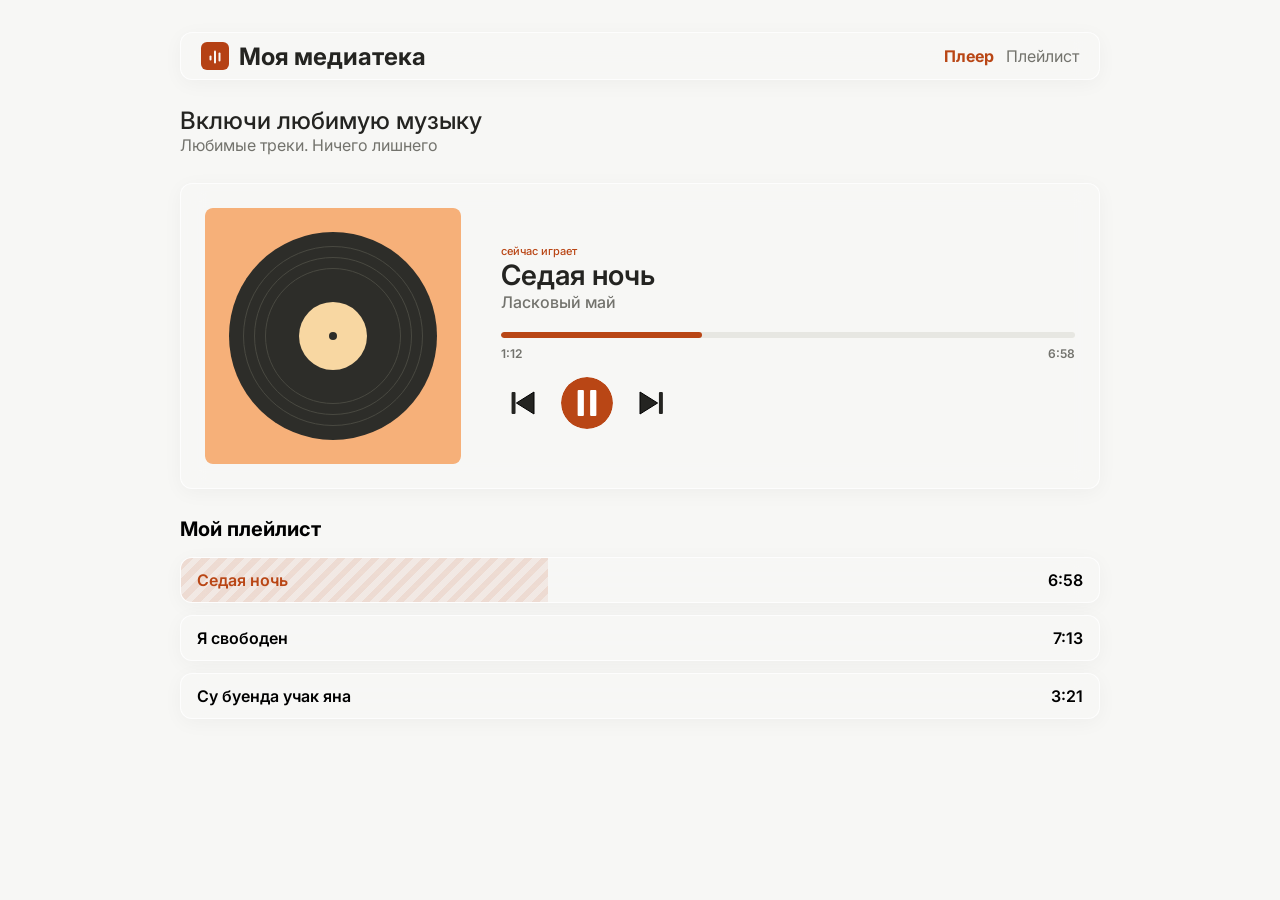
<file: index.html>
<!DOCTYPE html>
<html lang="ru">

<head>
    <meta charset="UTF-8">
    <meta name="viewport" content="width=device-width, initial-scale=1.0">
    <title>Lab 5</title>


    <link rel="preconnect" href="https://fonts.googleapis.com">
    <link rel="preconnect" href="https://fonts.gstatic.com" crossorigin>
    <link href="https://fonts.googleapis.com/css2?family=Inter:wght@400;500;600;700&display=swap" rel="stylesheet">



    <link rel="stylesheet" href="styles.css">
</head>

<body>
    <div class="player-app">


        <!-- Блок для плейлиста -->
        <header>
            <div class="header__left">
                <img src="sidebar_icon.svg" alt="нет картинки" class="header__icon">

                <h2 class="header__title">Моя медиатека</h2>

            </div>

            <nav class="header__nav">

                <ul class="header__list">
                    <li class="header__item header__item--active">
                        Плеер
                    </li>
                    <li class="header__item">
                         <a href="playlist.html" class="header__link">Плейлист</a>
                    </li>

                </ul>
            </nav>

        </header>

        <!-- Блок для центральной части -->

        <main class="main-content">
            <section class="main-content__header">
                <h1 class="main-content__header__title">Включи любимую музыку</h1>
                <p class="main-content__header__paragr">Любимые треки. Ничего лишнего</p>
            </section>
            <section class="current-track">
                <img src="cover.svg" alt="тут могла быть ваше реклама" class="current-track__cover">

                <div class="current-track__meta">
                    <p class="current-track__paragh">сейчас играет</p>
                    <h1 class="current-track__title">Седая ночь</h1>
                    <p class="current-track__artist">Ласковый май</p>
                    <!-- прогресс бар -->
                    <div class="progress">
                        <div class="progress__bar">
                            <div class="progress__fill" style="width: 35%;"></div>
                        </div>
                        <div class="progress__times">
                            <span class="progress__current">1:12</span>
                            <span class="progress__total">6:58</span>
                        </div>
                    </div>
                    <!-- назад - пауза - вперёд -->
                    <div class="pause">
                        <img src="return_btn.svg" alt="">
                        <img src="pause_btn.svg" alt="кнопка паузы">
                        <img src="alga_btn.svg" alt="">
                    </div>
                </div>

            </section>
            <section class="playlist">
                <h2 class="playlist__title">Мой плейлист</h2>

                <ul class="playlist__list">

                    <li class="playlist__item playlist-item--active" style="--progress: 40%;">
                        <span class="playlist__track-name">Седая ночь</span>
                        <span class="playlist__duration">6:58</span>
                    </li>

                    <li class="playlist__item">
                        <span class="playlist__track-name">Я свободен</span>
                        <span class="playlist__duration">7:13</span>
                    </li>

                    <li class="playlist__item">
                        <span class="playlist__track-name">Су буенда учак яна</span>
                        <span class="playlist__duration">3:21</span>
                    </li>

                </ul>
            </section>

        </main>

    </div>
</body>

</html>
</file>
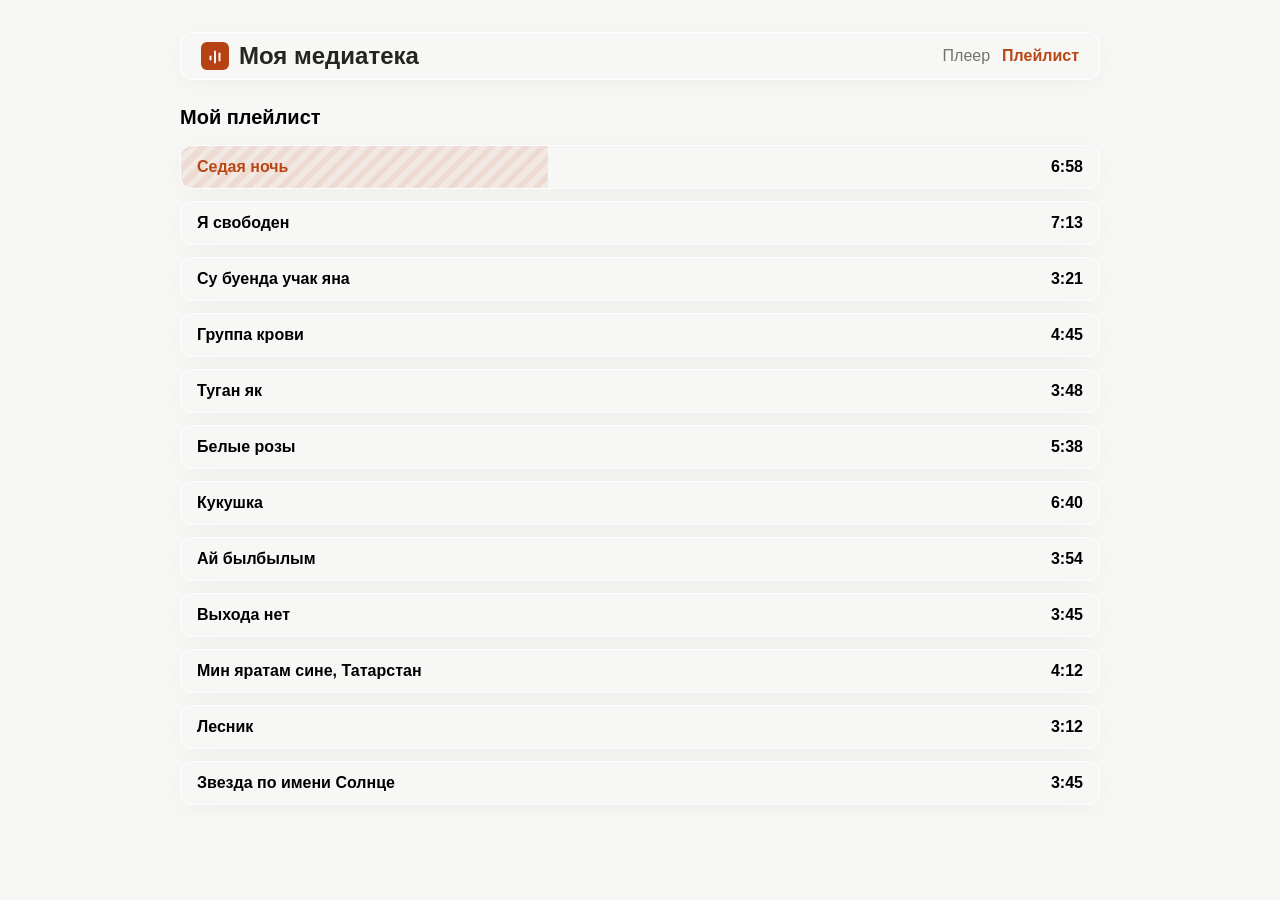
<file: playlist.html>
<!DOCTYPE html>
<html lang="ru">
<head>
    <meta charset="UTF-8">
    <meta name="viewport" content="width=device-width, initial-scale=1.0">
    <title>Плейлист lab5</title>
    <link rel="stylesheet" href="styles.css">
</head>
<body>
    <header>
        <div class="header__left">
            <img src="sidebar_icon.svg" alt="нет картинки" class="header__icon">
            <h2 class="header__title">Моя медиатека</h2>
        </div>

        <nav class="header__nav">
            <ul class="header__list">
                <li class="header__item">
                    <a href="index.html">Плеер</a>
                </li>
                <li class="header__item header__item--active">
                    <a href="playlist.html">Плейлист</a>
                </li>
            </ul>
        </nav>
    </header>

    <main class="main-content">
        <section class="playlist">
            <h2 class="playlist__title">Мой плейлист</h2>

            <ul class="playlist__list">
                <li class="playlist__item playlist-item--active" style="--progress: 40%;">
                    <span class="playlist__track-name">Седая ночь</span>
                    <span class="playlist__duration">6:58</span>
                </li>

                <li class="playlist__item">
                    <span class="playlist__track-name">Я свободен</span>
                    <span class="playlist__duration">7:13</span>
                </li>

                <li class="playlist__item">
                    <span class="playlist__track-name">Су буенда учак яна</span>
                    <span class="playlist__duration">3:21</span>
                </li>

                <li class="playlist__item">
                    <span class="playlist__track-name">Группа крови</span>
                    <span class="playlist__duration">4:45</span>
                </li>

                <li class="playlist__item">
                    <span class="playlist__track-name">Туган як</span>
                    <span class="playlist__duration">3:48</span>
                </li>

                <li class="playlist__item">
                    <span class="playlist__track-name">Белые розы</span>
                    <span class="playlist__duration">5:38</span>
                </li>

                <li class="playlist__item">
                    <span class="playlist__track-name">Кукушка</span>
                    <span class="playlist__duration">6:40</span>
                </li>

                <li class="playlist__item">
                    <span class="playlist__track-name">Ай былбылым</span>
                    <span class="playlist__duration">3:54</span>
                </li>

                <li class="playlist__item">
                    <span class="playlist__track-name">Выхода нет</span>
                    <span class="playlist__duration">3:45</span>
                </li>

                <li class="playlist__item">
                    <span class="playlist__track-name">Мин яратам сине, Татарстан</span>
                    <span class="playlist__duration">4:12</span>
                </li>

                <li class="playlist__item">
                    <span class="playlist__track-name">Лесник</span>
                    <span class="playlist__duration">3:12</span>
                </li>

                <li class="playlist__item">
                    <span class="playlist__track-name">Звезда по имени Солнце</span>
                    <span class="playlist__duration">3:45</span>
                </li>
            </ul>
        </section>
    </main>
</body>
</html>
</file>
<file: styles.css>
@import url(current_track.css);
@import url(header.css);
@import url(main.css);
@import url(playlist.css);
* {
    box-sizing: border-box;
    margin: 0;
    padding: 0;
}

body {
    background-color: #F7F7F5;
    font-family: 'Inter', -apple-system, sans-serif;
    -webkit-font-smoothing: antialiased;

}

/* ==========================================================================
   АДАПТИВ: ПЛАНШЕТЫ (до 870px)
   ========================================================================== */
@media (max-width: 870px) {
    /* 1. Шапка: убираем поля 180px, оставляем аккуратные боковые отступы */
    header {
        top: 16px;
        left: 24px;
        right: 24px;
    }

    .header__title {
        font-size: 20px;
    }

    /* 2. Основной контейнер: меняем боковые поля с 180px на 24px */
    .main-content {
        padding-top: 80px;
        padding-left: 24px;
        padding-right: 24px;
        height: auto;
        min-height: 100vh;
    }

    /* 3. Карточка трека: уменьшаем обложку и отступ до текста */
    .current-track {
        padding: 20px;
    }

    .current-track__cover {
        width: 180px;
        height: 180px;
    }

    .current-track__meta {
        margin-left: 24px;
    }

    .current-track__title {
        font-size: 22px;
    }
}

/* ==========================================================================
   АДАПТИВ: СМАРТФОНЫ (до 480px)
   ========================================================================== */
@media (max-width: 480px) {
    /* 1. Компактная шапка на всю ширину с отступами 16px */
    header {
        top: 12px;
        left: 16px;
        right: 16px;
        display: flex; /* Не скрываем шапку, чтобы работала навигация */
    }

    /* На узком экране скрываем текстовое название, оставляя иконку и вкладки */
    .header__title {
        display: none;
    }

    .header__item {
        font-size: 14px;
    }

    /* 2. Основной контейнер */
    .main-content {
        padding-top: 68px;
        padding-left: 16px;
        padding-right: 16px;
        padding-bottom: 32px;
    }

    .main-content__header__title {
        font-size: 24px;
    }

    .main-content__header__paragr {
        font-size: 14px;
    }

    /* 3. Перестраиваем карточку плеера в вертикальный столбик */
    .current-track {
        flex-direction: column;
        align-items: center;
        text-align: center;
        padding: 16px;
        margin-top: 20px;
        margin-bottom: 20px;
    }

    .current-track__cover {
        width: 100%;
        max-width: 240px;
        height: auto;
        aspect-ratio: 1 / 1; /* Сохраняет идеальный квадрат при любой ширине */
    }

    .current-track__meta {
        margin-left: 0;      /* Убираем десктопный отступ слева */
        margin-top: 16px;
        width: 100%;         /* Чтобы прогресс-бар растянулся на всю ширину карточки */
    }

    .current-track__title {
        font-size: 20px;
    }

    /* Центрируем кнопки управления плеером */
    .pause {
        justify-content: center;
    }

    /* 4. Плейлист */
    .playlist__item {
        padding: 12px;
        font-size: 14px;
    }
}
</file>
